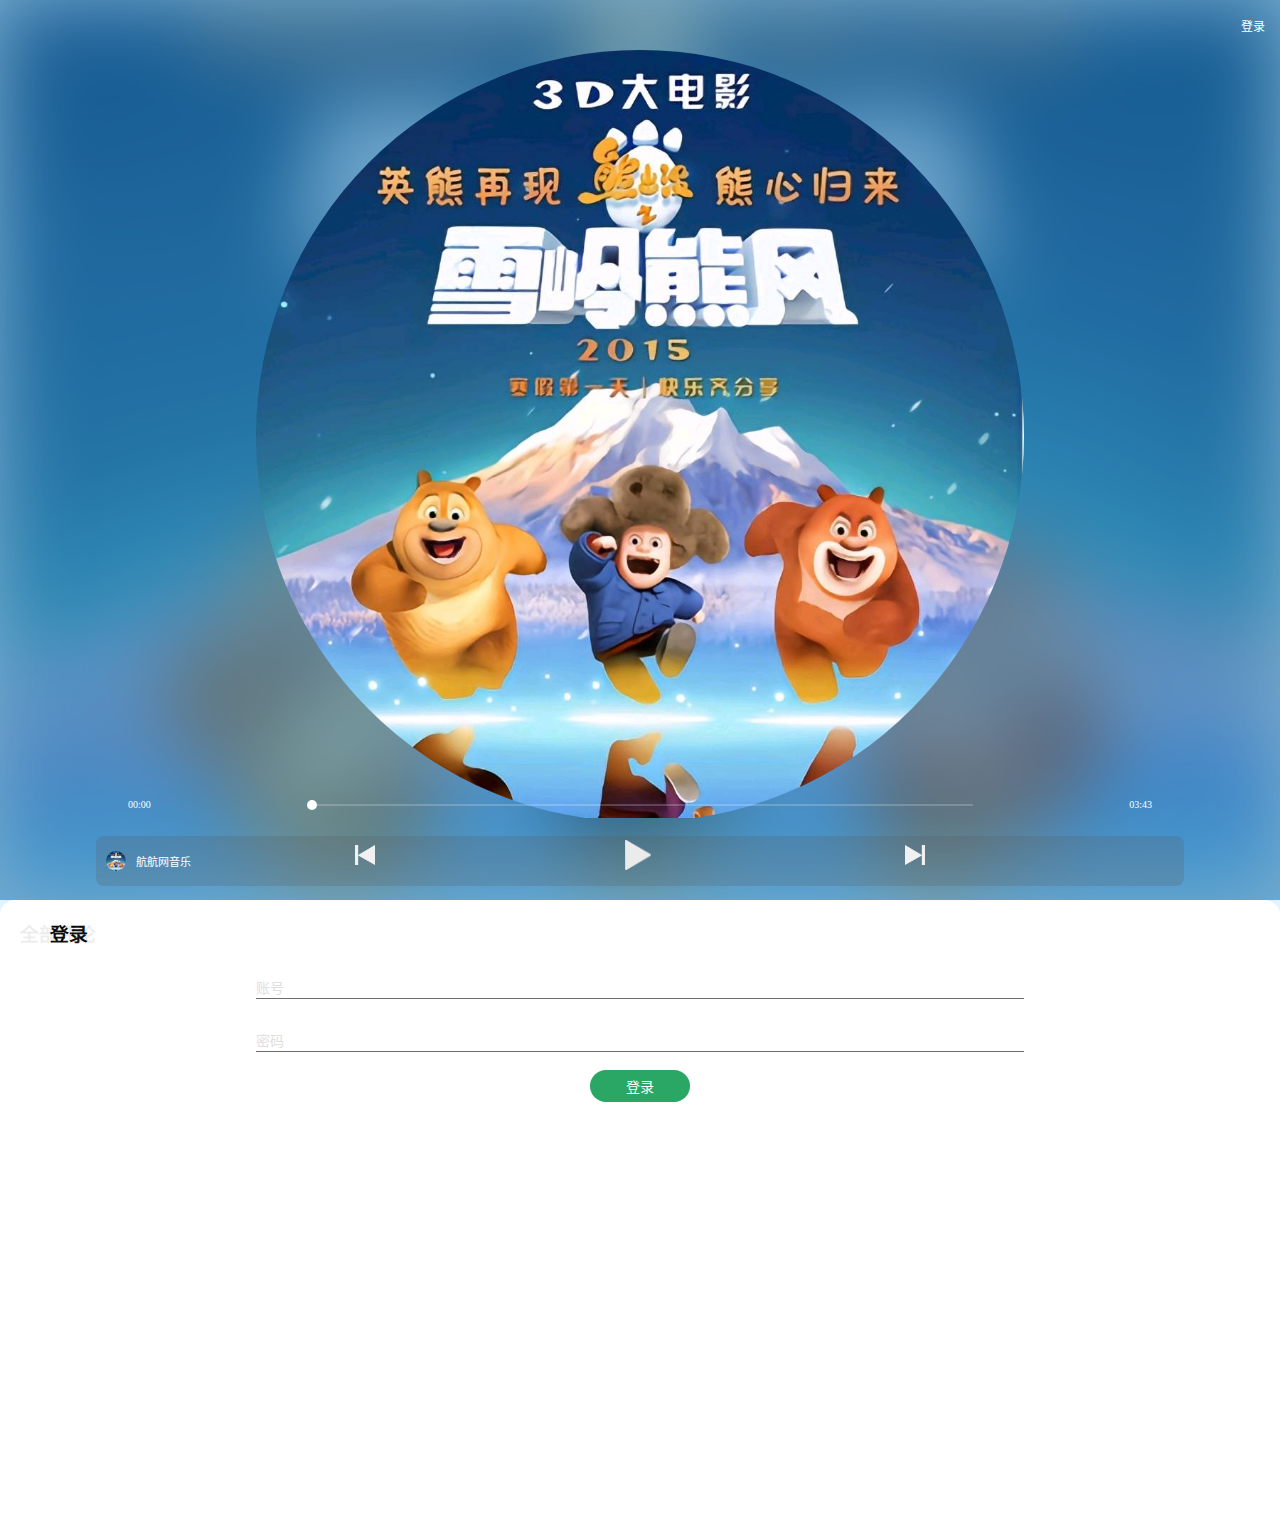
<file: mobile.html>
<!DOCTYPE html>
<html lang="zh-CN">
    <head>
        <title>航航网音乐</title>
        <meta charset="UTF-8" />
        <meta name="viewport" content="width=device-width" />
        <link rel="stylesheet" href="mobile.css?v=44" />
        <script src="base.js"></script>
    </head>
    <body>
        <div class="player">
            <div class="con">
                <div class="user">
                    <a href="" class="user_login"><p>登录</p></a>
                </div>
                <div class="cd">
                    <img src="app.jpg" />
                </div>
                <div class="ping">
                    <img src="app.jpg" alt="">
                    <a href=""><p>航航网音乐</p></a>
                </div>
                <div class="copy">
                    <h3 class="copy_name">你从未离去</h3>
                    <p class="copy_singer">白挺</p>
                </div>
                <div class="cansee">
                    <div class="passage">
                        
                    </div>
                </div>
                <div class="im">
                    <div class="row">
                        <p class="now">00:00</p>
                        <div class="co">
                            <div class="jin">
                                <span>
                                    <i></i>
                                </span>
                            </div>
                        </div>
                        <p class="allTime"></p>
                    </div>
                    
                    <div class="play">
                        <i></i>
                        <i></i>
                        <i></i>
                    </div>
                </div>
            </div>
        </div>
        <div class="login">
            <h3>登录</h3>
            <form action="">
                <div>
                    <input type="text" class="username" required="required">
                    <p>账号</p>
                    <span class="de"></span>
                </div>
                <div>
                    <input type="text" class="key" required="required">
                    <p>密码</p>
                    <span class="de"></span>
                </div>
                <button type="button" id="login"><p>登录</p></button>
            </form>
        </div>
        <div class="ping_real">
            <h3>全部评论</h3>
            <!--<form action="">
                <input type="text">
                <button type="button">评论</button>
            </form>-->
        </div>
        <script>
            function service(){
                let xmlhttp;
                var data1 = document.querySelector(".username").value,
                data2 = document.querySelector(".key").value;
                if(data1 == ""){

                }
                let txt = "name=" + data1 + "&key=" + data2;
                if(window.XMLHttpRequest){
                    xmlhttp = new XMLHttpRequest();
                } else {
                    xmlhttp = new ActiveXObject("Microsoft.XMLHTTP");
                }
                xmlhttp.onreadystatechange = function(){
                    if (xmlhttp.readyState ==+ 4 && xmlhttp.status ==+ 200){
                        var con = '<div><img src="icon1.png"><p>登录成功</p></div>';
                        var result = {
                            "账号或密码错误": function(){
                                con = '<div><img src="icon2.png"><p>账号或密码错误</p></div>';
                            },
                            "验证不通过": function(){
                                con = '<div><img src="icon2.png"><p>验证不通过</p></div>';
                            }
                        }
                        const resultText = xmlhttp.responseText.split("&&");
                        if(result[resultText[0]]){
                            result[resultText[0]]();
                        }
                        if(result[resultText[0]]){
                            result[resultText[0]]();
                        }
                        let ipt = document.createElement("div");
                        ipt.classList.add("message");
                        ipt.innerHTML = con;
                        document.body.appendChild(ipt);
                        $(".login").style.transform = "translateY(100%)";
                        data1 = "";
                        data2 = "";
                        if(resultText[1]){
                            const resultJson = eval("(" + resultText[1] + ")");
                            $(".user_login p").innerHTML = resultJson.name;
                        }
                        setTimeout(function(){
                            document.body.removeChild(ipt);
                        },2000);
                    }
                }
                xmlhttp.open("POST","key.php",true);
                xmlhttp.setRequestHeader("Content-type","application/x-www-form-urlencoded");
                xmlhttp.send(txt);
            }
        </script>
        <div class="app"></div>
        <script src="player.js"></script>
        <audio src="app.m4a"></audio>
        <script src="mobile.js?v=8"></script>
    </body>
</html>
</file>
<file: mobile.css>
@charset "utf-8";
html,body{
    width: 100%;
    height: 100%;
    margin: 0;
    overflow: hidden;
}
a{
    text-decoration: none;
}
.player{
    height: 100%;
    background-color: rgba(18, 111, 173, 0.57);
    position: relative;
    z-index: 2;
}
.app{
    height: 100%;
    width: 100%;
    background-image: url(app.jpg);
    background-color: rgb(255, 255, 255);
    background-size: cover;
    opacity: 0.9;
    filter: blur(40px);
    background-position: 50%;
    position: absolute;
    top: 0;
    left: 0;
}
.cd{
    width: 60%;
    margin-left: 20%;
    margin-top: 50px;
    border-radius: 50%;
    display: inline-block;
    overflow: hidden;
}
@media (max-height: 500px){
    .cd{margin-top: 20px;width: 55%;margin-left: 22.5%;}
    .copy .copy_name{font-size: 18px;margin-top: 6px;}
    .im .row,.im .play{margin-bottom: 10px;}
    .im .play i:nth-child(2){width: 25px;height: 25px;}
    .copy_singer{margin-bottom: 2px;}
    div.passage p,div.ping p{font-size: 10px;}
}
.cd img{
    width: 100%;
}
.user{
    position: absolute;
    top: 5px;
    right: 15px;
}
.user p{
    font-size: 12px;
    color: white;
}
.login{
    width: 100%;
    position: fixed;
    height: 400px;
    border-radius: 15px 15px 0 0;
    background: white;
    z-index: 10;
    transform: translateY(100%);
    transition: all 0.3s;
    opacity: 0.92;
}
.login h3{
    width: 100px;
    margin-left: 50px;
}
.login form{
    padding: 0;
    width: 100%;
    text-align: center;
}
.login form div{
    width: 60%;
    height: 25px;
    position: relative;
    display: inline-block;
}
.login form div{
    margin-top: 10px;
    text-align: center;
}
.login form button{
    width: 100px;
    height: 32px;
    margin-top: 10px;
    border: none;
    background: #18a058;
    color: white;
    font-size: 14px;
    border-radius: 20px;
    display: block;
    margin: 0 auto;
    position: relative;
    overflow: hidden;
}
.login form input:focus ~ .de{
    width: 100%;
}
.login form input:focus ~ p,.login form input:valid ~ p{
    transform: translateX(-110%);
    color: black;
}
.login form div p{
    position: absolute;
    left: 0;
    top: 0;
    margin: 0;
    z-index: 2;
    color: #DDD;
    font-size: 14px;
    transition: transform 0.1s;
    margin-top: 3px;
}
.login form div input{
    width: 100%;
    height: 24px;
    padding: 0;
    border: none;
    outline: none;
    border-bottom: solid 1px rgb(97, 97, 97);
}
.login form div span{
    display: inline-block;
    width: 0;
    height: 2px;
    background: rgb(0, 89, 253);
    transition: all 0.1s;
    vertical-align: top;
    margin-top: -1px;
}
.message{
    width: 100%;
    text-align: center;
    height: 30px;
    position: absolute;
    top: 30px;
    z-index: 10;
}
.message div{
    width: 160px;
    height: 30px;
    background: white;
    box-shadow: 0 0 10px 2px #DDD;
    display: inline-block;
}
.message div p{
    color: black;
    font-size: 14px;
    margin: 0;
    display: inline-block;
    height: 30px;
    line-height: 30px;
    vertical-align: top;
    margin-left: 10px;
}
.message div img{
    width: 20px;
    height: 20px;
    margin-left: 5px;
    margin-top: 5px;
}
#login p{
    margin: 0;
    position: relative;
    z-index: 6;
}
:root{
    --c: scale(0);
}
#login::after{
    content: "";
    display: inline-block;
    background: #18d16e;
    border-radius: 50%;
    width: 32px;
    height: 32px;
    transform: var(--c);
    position: absolute;
    top: 0;
    left: var(--left);
    z-index: 5;
    transition: all 0.3s;
}
.ping{
    width: 85%;
    margin-left: 7.5%;
    height: 50px;
    background-color: rgb(89 89 96 / 23%);
    border-radius: 8px;
    display: flex;
    align-items: center;
    margin-top: 10px;
}
.ping img{
    width: 20px;
    border-radius: 50%;
    margin-left: 10px;
}
.ping p{
    font-size: 11px;
    color: white;
    margin-left: 10px;
}
.copy{
    margin-left: 7.5%;
}
.copy h3{
    color: white;
    font-size: 23px;
    font-weight: bolder;
    margin-bottom: 0;
}
.copy p{
    font-size: 10px;
    color: hsla(0,0%,88.2%,.8);
    margin-top: 2px;
}
.cansee{
    height: 46px;
    overflow: hidden;
    margin-left: 7.5%;
}
.passage{
    font-size: 14px;
    color: white;
    transition: transform 0.1s;
}
.passage p{
    height: 19px;
    margin-top: 0;
    margin-bottom: 8px;
}
.im{
    position: absolute;
    bottom: 0;
    width: 80%;
    margin-left: 10%;
    padding-top: 20px;
}
.row{
    width: 100%;
    display: flex;
    justify-content: space-between;
    flex-wrap: nowrap;
    align-items: center;
    margin-bottom: 30px;
}
.row p{
    font-size: 10px;
    color: white;
    margin: 0;
    height: 10px;
    line-height: 10px;
}
.co{
    width: 65%;
    height: 5px;
    display: flex;
    align-items: center;
}
.jin{
    width: 100%;
    height: 2px;
    background-color: hsla(0,0%,100%,.2);
}
.jin span{
    display: inline-block;
    vertical-align: top;
    max-width: 100%;
    height: 2px;
    position: relative;
    background: white;
}
.jin span i{
    position: absolute;
    right: -10px;
    top: -4px;
    width: 10px;
    height:10px;
    border-radius: 50%;
    background: white;
}
.play{
    width: 80%;
    margin-left: 10%;
    display: flex;
    justify-content: space-around;
    align-items: center;
    margin-bottom: 30px;
}
.play i{
    display: inline-block;
}
.play i:nth-child(1){
    width: 20px;
    height: 20px;
    background-image: url(up.png);
    background-size: 100%;
    background-repeat: no-repeat;
}
.play i:nth-child(2){
    width: 30px;
    height: 30px;
    background-image: url(play.png);
    background-size: auto 100%;
    background-repeat: no-repeat;
}
.play i:nth-child(3){
    width: 20px;
    height: 20px;
    background-image: url(up.png);
    transform: rotateY(180deg);
    background-size: 100%;
    background-repeat: no-repeat;
}
.ping_real{
    width: 100%;
    background: white;
    height: 70%;
    overflow: overlay;
    position: absolute;
    top: 30%;
    z-index: 10;
    border-radius: 20px 20px 0 0;
    transition: all 0.2s;
    transform: translateY(100%);
    opacity: 0.92;
}
.ping_real h3{
    margin-left: 20px;
    display: inline-block;
}
.userPing{
    margin-left: 30px;
    margin-bottom: 20px;
}
.userPing img{
    width: 25px;
    height: 25px;
    border-radius: 50%;
}
.userPing p{
    font-size: 14px;
    vertical-align: top;
    margin: 0;
}
.userPing .userData{
    font-size: 10px;
    color: #898989;
}
.userPing .content{
    display: inline-block;
    vertical-align: top;
    margin-left: 6px;
}
.userPing .userData span:nth-child(2){
    margin-left: 6px;
}
</file>
